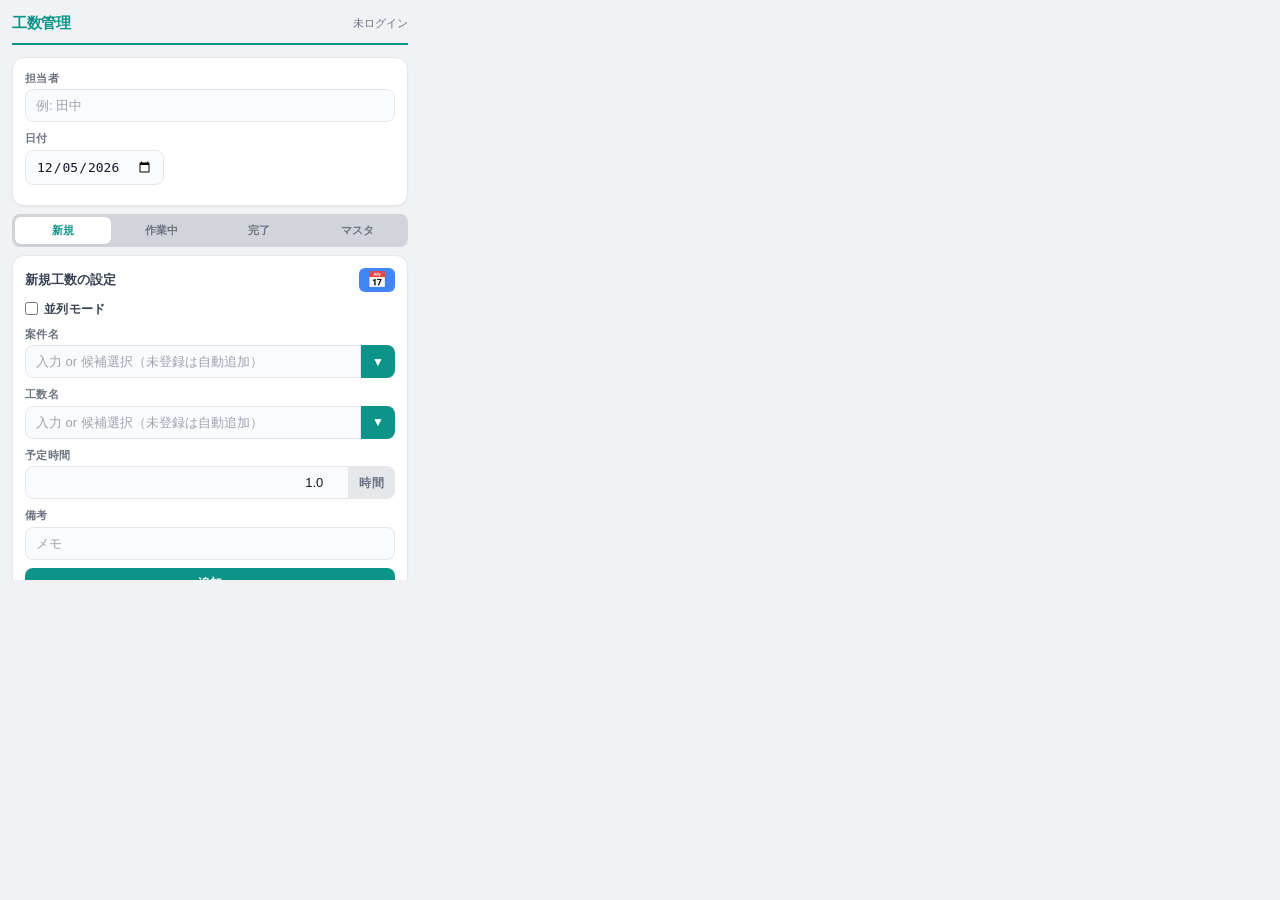
<file: popup.html>
<!doctype html>
<html lang="ja">
  <head>
    <meta charset="UTF-8" />
    <meta name="viewport" content="width=device-width, initial-scale=1.0" />
    <title>工数管理</title>
    <link rel="stylesheet" href="popup.css" />
  </head>
  <body>
    <main class="popup-app">
      <header class="topbar">
        <h1>工数管理</h1>
        <p id="loginState" class="subtext">未ログイン</p>
      </header>

      <section class="card">
        <div class="row">
          <label class="grow">
            担当者
            <input id="loginUserInput" placeholder="例: 田中" list="userList" />
          </label>
        </div>
        <div class="row">
          <label>
            日付
            <input id="dateInput" type="date" />
          </label>
        </div>
        <datalist id="userList"></datalist>
      </section>

      <nav class="tabs" id="tabs">
        <button class="tab active" data-tab="new" type="button">新規</button>
        <button class="tab" data-tab="active" type="button">作業中</button>
        <button class="tab" data-tab="done" type="button">完了</button>
        <button class="tab" data-tab="master" type="button">マスタ</button>
      </nav>

      <section class="card tab-panel" data-panel="new">
        <div class="section-header">
          <h2>新規工数の設定</h2>
          <button id="importCalendarBtn" class="btn-calendar" type="button" title="Googleカレンダーから取込">&#x1F4C5;</button>
        </div>
        <div class="stack">
          <label class="check">
            <input id="parallelToggle" type="checkbox" />
            並列モード
          </label>

          <div id="normalFields" class="stack">
            <label class="combo-field">
              案件名
              <div class="combo-wrap">
                <input id="newProjectField" placeholder="入力 or 候補選択（未登録は自動追加）" />
                <button id="newProjectOpenBtn" type="button" class="combo-open" aria-label="案件候補を開く">▼</button>
              </div>
              <div id="newProjectMenu" class="combo-menu hidden"></div>
            </label>
            <label class="combo-field">
              工数名
              <div class="combo-wrap">
                <input id="newTaskNameField" placeholder="入力 or 候補選択（未登録は自動追加）" />
                <button id="newTaskNameOpenBtn" type="button" class="combo-open" aria-label="工数候補を開く">▼</button>
              </div>
              <div id="newTaskNameMenu" class="combo-menu hidden"></div>
            </label>
          </div>

          <div id="parallelFields" class="hidden">
            <div class="stack">
              <label>
                グループ名
                <input id="parallelGroupName" placeholder="例: 定例MTG" />
              </label>
              <div class="stack sub-builder-row">
                <label class="combo-field">
                  案件名
                  <div class="combo-wrap">
                    <input id="parallelProjectField" placeholder="入力 or 候補選択" />
                    <button id="parallelProjectOpenBtn" type="button" class="combo-open" aria-label="案件候補を開く">▼</button>
                  </div>
                  <div id="parallelProjectMenu" class="combo-menu hidden"></div>
                </label>
                <label class="combo-field">
                  工数名
                  <div class="combo-wrap">
                    <input id="parallelTaskNameField" placeholder="入力 or 候補選択" />
                    <button id="parallelTaskNameOpenBtn" type="button" class="combo-open" aria-label="工数候補を開く">▼</button>
                  </div>
                  <div id="parallelTaskNameMenu" class="combo-menu hidden"></div>
                </label>
                <label>
                  予測(h)
                  <input id="parallelPlannedInput" type="number" step="0.5" min="0.5" value="0.5" />
                </label>
                <button id="addSubTaskBtn" class="sub-builder-add" type="button">＋</button>
              </div>
              <div id="subTaskList" class="sub-task-list"></div>
            </div>
          </div>

          <label>
            予定時間
            <div class="time-input-wrap">
              <input id="newPlanned" type="number" step="0.5" min="0" value="1.0" />
              <span class="time-suffix">時間</span>
            </div>
          </label>
          <label>
            備考
            <input id="newNote" placeholder="メモ" />
          </label>
          <button id="addBtn" type="button">追加</button>
        </div>
      </section>

      <section class="card tab-panel hidden" data-panel="active">
        <h2>作業中 / 未完了</h2>
        <p id="activeSummary" class="subtext"></p>
        <div class="list" id="activeList"></div>
      </section>

      <section class="card tab-panel hidden" data-panel="done">
        <div class="row between">
          <h2>完了</h2>
          <div class="row">
            <button id="copyAllHtmlBtn" type="button">全件コピー</button>
            <button id="clearDoneBtn" class="danger" type="button">全削除</button>
          </div>
        </div>
        <div class="copy-columns">
          <button data-action="copy-col" data-col="name" type="button">項目</button>
          <button data-action="copy-col" data-col="planned" type="button">想定</button>
          <button data-action="copy-col" data-col="actual" type="button">実際</button>
          <button data-action="copy-col" data-col="user" type="button">担当者</button>
          <button data-action="copy-col" data-col="note" type="button">備考</button>
        </div>
        <div class="list" id="doneList"></div>
      </section>

      <section class="card tab-panel hidden" data-panel="master">
        <h2>マスタ管理</h2>
        <div class="master-group">
          <h3>案件名</h3>
          <div class="row">
            <input id="masterProjectInput" class="grow" placeholder="案件名を入力" />
            <button id="addMasterProjectBtn" type="button">追加</button>
          </div>
          <div class="master-list-wrap">
            <ul id="masterProjectList" class="master-list"></ul>
          </div>
        </div>
        <div class="master-group">
          <h3>工数名</h3>
          <div class="row">
            <input id="masterTaskNameInput" class="grow" placeholder="工数名を入力" />
            <button id="addMasterTaskNameBtn" type="button">追加</button>
          </div>
          <div class="master-list-wrap">
            <ul id="masterTaskNameList" class="master-list"></ul>
          </div>
        </div>
        <div class="master-group">
          <h3>通知設定</h3>
          <div class="stack">
            <label class="check">
              <input id="notifyBeforeEnabled" type="checkbox" />
              予定終了の残り時間で通知
            </label>
            <label>
              残り(分)
              <input id="notifyBeforeMinutes" type="number" min="1" step="1" value="10" />
            </label>
            <label class="check">
              <input id="notifyElapsedEnabled" type="checkbox" />
              経過時間で通知
            </label>
            <label>
              経過(分)
              <input id="notifyElapsedMinutes" type="number" min="1" step="1" value="60" />
            </label>
          </div>
        </div>
      </section>

      <datalist id="projectOptions"></datalist>
      <datalist id="taskNameOptions"></datalist>

      <p id="message"></p>
    </main>

    <script src="popup.js"></script>
  </body>
</html>
</file>
<file: popup.css>
:root {
  --bg: #f0f2f5;
  --panel: #ffffff;
  --border: #e5e7eb;
  --text: #111827;
  --text-secondary: #374151;
  --muted: #6b7280;
  --primary: #0d9488;
  --primary-hover: #0f766e;
  --primary-surface: #f0fdfa;
  --shadow-xs: 0 1px 2px rgba(0, 0, 0, 0.05);
  --shadow-sm: 0 1px 3px rgba(0, 0, 0, 0.1), 0 1px 2px -1px rgba(0, 0, 0, 0.1);
  --radius: 12px;
  --radius-sm: 8px;
  --radius-xs: 6px;
  --radius-full: 999px;
  --transition: 150ms cubic-bezier(0.4, 0, 0.2, 1);
}

* {
  box-sizing: border-box;
  margin: 0;
  padding: 0;
}

body {
  background: var(--bg);
  color: var(--text);
  font-family: -apple-system, BlinkMacSystemFont, "Segoe UI", "Noto Sans JP", sans-serif;
  font-size: 13px;
  line-height: 1.5;
}

.popup-app {
  width: 420px;
  max-height: 580px;
  overflow-y: auto;
  overflow-x: hidden;
  padding: 12px;
}

.popup-app::-webkit-scrollbar {
  width: 4px;
}

.popup-app::-webkit-scrollbar-track {
  background: transparent;
}

.popup-app::-webkit-scrollbar-thumb {
  background: var(--border);
  border-radius: 2px;
}

/* ── Header ─────────────────────── */

.topbar {
  display: flex;
  align-items: center;
  justify-content: space-between;
  margin-bottom: 12px;
  padding-bottom: 8px;
  border-bottom: 2px solid var(--primary);
}

h1 {
  font-size: 15px;
  font-weight: 800;
  letter-spacing: -0.02em;
  color: var(--primary);
}

h2 {
  font-size: 13px;
  font-weight: 600;
  margin-bottom: 8px;
  color: var(--text-secondary);
}

h3 {
  font-size: 12px;
  font-weight: 600;
  color: var(--text-secondary);
  margin-bottom: 6px;
}

.subtext {
  font-size: 11px;
  color: var(--muted);
  font-weight: 500;
}

/* ── Card ───────────────────────── */

.card {
  background: var(--panel);
  border: 1px solid var(--border);
  border-radius: var(--radius);
  padding: 12px;
  margin-bottom: 8px;
  box-shadow: var(--shadow-xs);
}

/* ── Quick Add (inline) ────────── */

.quick-add {
  display: flex;
  gap: 4px;
  align-items: stretch;
}

.quick-add input {
  flex: 1;
  padding: 6px 8px;
  font-size: 12px;
}

.quick-add button {
  padding: 6px 10px;
  font-size: 13px;
  line-height: 1;
  flex-shrink: 0;
}

/* ── Single Combo Field ────────── */

.combo-wrap {
  display: flex;
  align-items: stretch;
  gap: 0;
}

.combo-field {
  position: relative;
}

.combo-wrap input {
  border-top-right-radius: 0;
  border-bottom-right-radius: 0;
}

.combo-open {
  padding: 0 10px;
  min-width: 34px;
  border-top-left-radius: 0;
  border-bottom-left-radius: 0;
  box-shadow: none;
  cursor: pointer;
  position: relative;
  z-index: 2;
}

.combo-menu {
  display: grid;
  gap: 2px;
  position: absolute;
  left: 0;
  right: 0;
  top: calc(100% + 2px);
  z-index: 50;
  max-height: 120px;
  overflow-y: auto;
  border: 1px solid var(--border);
  border-radius: var(--radius-xs);
  background: #fff;
  padding: 4px;
}

.combo-item {
  width: 100%;
  text-align: left;
  background: #fff;
  color: var(--text);
  border-radius: var(--radius-xs);
  padding: 6px 8px;
}

.combo-item:hover {
  background: #f3f4f6;
  color: var(--text);
}

.combo-empty {
  font-size: 11px;
  color: var(--muted);
  padding: 6px 8px;
}

/* ── Form Elements ──────────────── */

input,
select {
  width: 100%;
  border: 1.5px solid var(--border);
  border-radius: var(--radius-sm);
  padding: 8px 10px;
  font-size: 13px;
  color: var(--text);
  background: #fafbfc;
  outline: none;
  transition: border-color var(--transition), box-shadow var(--transition);
}

input:focus,
select:focus {
  border-color: var(--primary);
  box-shadow: 0 0 0 3px rgba(13, 148, 132, 0.12);
  background: #fff;
}

input::placeholder {
  color: #9ca3af;
}

label {
  display: flex;
  flex-direction: column;
  gap: 3px;
  font-size: 11px;
  font-weight: 600;
  color: var(--muted);
  letter-spacing: 0.03em;
}

.check {
  flex-direction: row;
  align-items: center;
  gap: 6px;
  cursor: pointer;
  font-size: 12px;
  color: var(--text-secondary);
}

.check input[type="checkbox"] {
  width: auto;
  accent-color: var(--primary);
}

/* ── Time input with suffix ─────── */

.time-input-wrap {
  display: flex;
  align-items: stretch;
}

.time-input-wrap input {
  border-top-right-radius: 0;
  border-bottom-right-radius: 0;
  flex: 1;
  text-align: right;
}

.time-suffix {
  display: flex;
  align-items: center;
  padding: 0 10px;
  background: #e5e7eb;
  border: 1.5px solid var(--border);
  border-left: none;
  border-radius: 0 var(--radius-sm) var(--radius-sm) 0;
  font-size: 12px;
  font-weight: 600;
  color: var(--muted);
  white-space: nowrap;
}

/* ── Buttons ────────────────────── */

button {
  border: none;
  border-radius: var(--radius-sm);
  padding: 7px 14px;
  font-size: 12px;
  font-weight: 600;
  cursor: pointer;
  color: #fff;
  background: var(--primary);
  transition: background var(--transition), transform 100ms, box-shadow var(--transition);
  white-space: nowrap;
}

button:hover {
  background: var(--primary-hover);
  box-shadow: var(--shadow-sm);
}

button:active {
  transform: scale(0.97);
}

.btn-start {
  background: #059669;
}
.btn-start:hover {
  background: #047857;
}
.btn-pause {
  background: #d97706;
}
.btn-pause:hover {
  background: #b45309;
}
.btn-resume {
  background: #2563eb;
}
.btn-resume:hover {
  background: #1d4ed8;
}
.btn-complete {
  background: #0891b2;
}
.btn-complete:hover {
  background: #0e7490;
}
.btn-danger,
button.danger {
  background: #ef4444;
}
.btn-danger:hover,
button.danger:hover {
  background: #dc2626;
}

/* ── Layout Helpers ─────────────── */

.row {
  display: flex;
  gap: 8px;
  align-items: flex-end;
  margin-bottom: 8px;
}

.row.between {
  justify-content: space-between;
  align-items: center;
}

.grow {
  flex: 1;
}

.stack {
  display: grid;
  gap: 8px;
}

.hidden {
  display: none;
}

/* ── Tabs ───────────────────────── */

.tabs {
  display: grid;
  grid-template-columns: repeat(4, 1fr);
  gap: 2px;
  margin-bottom: 8px;
  background: #d1d5db;
  border-radius: var(--radius-sm);
  padding: 3px;
}

.tab {
  background: transparent;
  color: var(--muted);
  font-size: 11px;
  font-weight: 600;
  padding: 6px 4px;
  border-radius: var(--radius-xs);
  transition: all var(--transition);
}

.tab:hover {
  color: var(--text);
  background: rgba(255, 255, 255, 0.5);
  box-shadow: none;
}

.tab.active {
  background: var(--panel);
  color: var(--primary);
  box-shadow: var(--shadow-xs);
}

/* ── Master Lists ───────────────── */

.master-group {
  margin-bottom: 12px;
}

.master-group:last-child {
  margin-bottom: 0;
}

.master-list-wrap {
  max-height: 120px;
  overflow-y: auto;
  margin-top: 6px;
}

.master-list {
  list-style: none;
  display: grid;
  gap: 4px;
}

.master-item {
  display: flex;
  justify-content: space-between;
  align-items: center;
  border: 1px solid var(--border);
  border-radius: var(--radius-xs);
  background: #fafbfc;
  padding: 4px 8px;
  font-size: 12px;
  transition: background var(--transition);
}

.master-item:hover {
  background: #f3f4f6;
}

.master-item button {
  padding: 2px 8px;
  font-size: 10px;
}

/* ── Sub-task builder (parallel) ── */

.sub-builder-row {
  align-items: stretch;
}

.sub-builder-add {
  padding: 8px 12px;
  font-size: 14px;
  line-height: 1;
  align-self: flex-start;
}

.sub-task-list {
  display: grid;
  gap: 4px;
}

.sub-task-item {
  display: flex;
  gap: 8px;
  align-items: center;
  border: 1px solid var(--border);
  border-radius: var(--radius-xs);
  background: #fafbfc;
  padding: 4px 8px;
  font-size: 12px;
}

.sub-task-item > span:first-child {
  flex: 1;
}

.sub-task-meta {
  font-size: 10px;
  color: var(--muted);
  white-space: nowrap;
}

.sub-task-item button {
  padding: 2px 6px;
  font-size: 11px;
  line-height: 1;
}

/* ── Column Copy ─────────────────── */

.copy-columns {
  display: flex;
  align-items: center;
  gap: 4px;
  flex-wrap: wrap;
  margin-bottom: 10px;
}

.copy-label {
  font-size: 10px;
  font-weight: 700;
  color: var(--muted);
  margin-right: 2px;
}

.copy-columns button {
  padding: 4px 8px;
  font-size: 10px;
  background: #6366f1;
  border-radius: var(--radius-xs);
}

.copy-columns button:hover {
  background: #4f46e5;
}

/* ── Task List ──────────────────── */

.list {
  display: grid;
  gap: 8px;
}

/* ── Task Item ──────────────────── */

.item {
  border: 1px solid var(--border);
  border-radius: var(--radius);
  background: var(--panel);
  padding: 10px 12px;
  transition: box-shadow var(--transition), border-color var(--transition);
}

.item:hover {
  box-shadow: var(--shadow-sm);
  border-color: #d1d5db;
}

.item-running {
  border-left: 3px solid #059669;
  background: linear-gradient(135deg, #f0fdf4 0%, #ffffff 40%);
}

.item-done {
  border-left: 3px solid #0891b2;
}

.item-header {
  display: flex;
  align-items: center;
  gap: 8px;
  margin-bottom: 8px;
  flex-wrap: wrap;
}

.item-title {
  font-weight: 700;
  font-size: 13px;
  flex: 1;
  color: var(--text);
}

.item-tag {
  font-size: 10px;
  font-weight: 600;
  padding: 2px 8px;
  border-radius: var(--radius-full);
  background: var(--primary-surface);
  color: var(--primary);
  white-space: nowrap;
  flex-shrink: 0;
}

.parallel-tag {
  background: #fef3c7;
  color: #92400e;
}

/* ── Sub-tasks info (active view) ── */

.sub-tasks-info {
  display: flex;
  flex-wrap: wrap;
  gap: 4px;
  margin-bottom: 8px;
}

.sub-task-chip {
  font-size: 10px;
  padding: 2px 6px;
  background: #f3f4f6;
  border: 1px solid var(--border);
  border-radius: var(--radius-full);
  color: var(--muted);
}

/* ── Stats ──────────────────────── */

.item-stats {
  display: flex;
  gap: 16px;
  margin-bottom: 8px;
}

.stat {
  display: flex;
  flex-direction: column;
  gap: 1px;
}

.stat-label {
  font-size: 10px;
  color: var(--muted);
  font-weight: 600;
  letter-spacing: 0.04em;
}

.stat-value {
  font-size: 13px;
  font-weight: 600;
  color: var(--text);
}

.status-running {
  color: #059669;
}
.status-paused {
  color: #d97706;
}
.status-pending {
  color: var(--muted);
}
.status-completed {
  color: #0891b2;
}

/* ── Timer ──────────────────────── */

.timer-row {
  margin-bottom: 8px;
}

.timer {
  display: inline-block;
  font-family: "SF Mono", "Fira Code", "Consolas", monospace;
  font-size: 20px;
  font-weight: 800;
  color: #065f46;
  background: linear-gradient(135deg, #ecfdf5, #d1fae5);
  border: 1px solid #a7f3d0;
  border-radius: var(--radius-sm);
  padding: 4px 14px;
  letter-spacing: 0.06em;
}

/* ── Note ───────────────────────── */

.item-note {
  font-size: 11px;
  color: var(--muted);
  padding: 5px 0 2px;
  border-top: 1px dashed var(--border);
  margin-top: 4px;
}

/* ── Ratio inputs (done parallel) ─ */

.sub-task-ratios {
  margin-top: 8px;
  padding-top: 8px;
  border-top: 1px dashed var(--border);
}

.ratio-row {
  display: flex;
  justify-content: space-between;
  align-items: center;
  gap: 8px;
  margin-bottom: 4px;
}

.ratio-label {
  flex: 1;
  font-size: 11px;
  color: var(--text-secondary);
}

.ratio-plan {
  font-size: 11px;
  color: var(--muted);
  white-space: nowrap;
}

.ratio-input-wrap {
  display: flex;
  align-items: stretch;
  flex-shrink: 0;
}

.ratio-input {
  width: 52px;
  padding: 4px 6px;
  font-size: 12px;
  text-align: right;
  border-top-right-radius: 0;
  border-bottom-right-radius: 0;
}

.ratio-suffix {
  display: flex;
  align-items: center;
  padding: 4px 6px;
  background: #e5e7eb;
  border: 1.5px solid var(--border);
  border-left: none;
  border-radius: 0 var(--radius-xs) var(--radius-xs) 0;
  font-size: 11px;
  font-weight: 600;
  color: var(--muted);
}

.ratio-total {
  font-size: 11px;
  font-weight: 600;
  color: var(--primary);
  text-align: right;
  margin-top: 4px;
}

/* ── Progress ───────────────────── */

.progress-wrap {
  display: flex;
  align-items: center;
  gap: 8px;
  margin: 6px 0;
}

.progress {
  flex: 1;
  height: 6px;
  border-radius: var(--radius-full);
  background: #f3f4f6;
  overflow: hidden;
}

.progress > i {
  display: block;
  height: 100%;
  background: linear-gradient(90deg, #0d9488, #34d399);
  border-radius: var(--radius-full);
  transition: width 300ms ease;
}

.progress-text {
  font-size: 10px;
  font-weight: 700;
  color: var(--muted);
  min-width: 28px;
  text-align: right;
}

/* ── Operations ─────────────────── */

.ops {
  display: flex;
  gap: 6px;
  margin-top: 8px;
  flex-wrap: wrap;
}

.ops button {
  padding: 5px 12px;
  font-size: 11px;
  border-radius: var(--radius-xs);
}

/* ── Message ────────────────────── */

#message {
  margin: 4px 0 0;
  min-height: 1.4em;
  font-size: 11px;
  font-weight: 600;
  transition: color 200ms;
}

/* ── Section Header ────────────── */

.section-header {
  display: flex;
  align-items: center;
  justify-content: space-between;
  margin-bottom: 8px;
}

.section-header h2 {
  margin-bottom: 0;
}

.btn-calendar {
  background: #4285f4;
  padding: 4px 8px;
  font-size: 16px;
  line-height: 1;
  border-radius: var(--radius-xs);
}

.btn-calendar:hover {
  background: #3367d6;
}

.btn-calendar:disabled {
  background: #9ca3af;
  cursor: not-allowed;
  transform: none;
}
</file>
